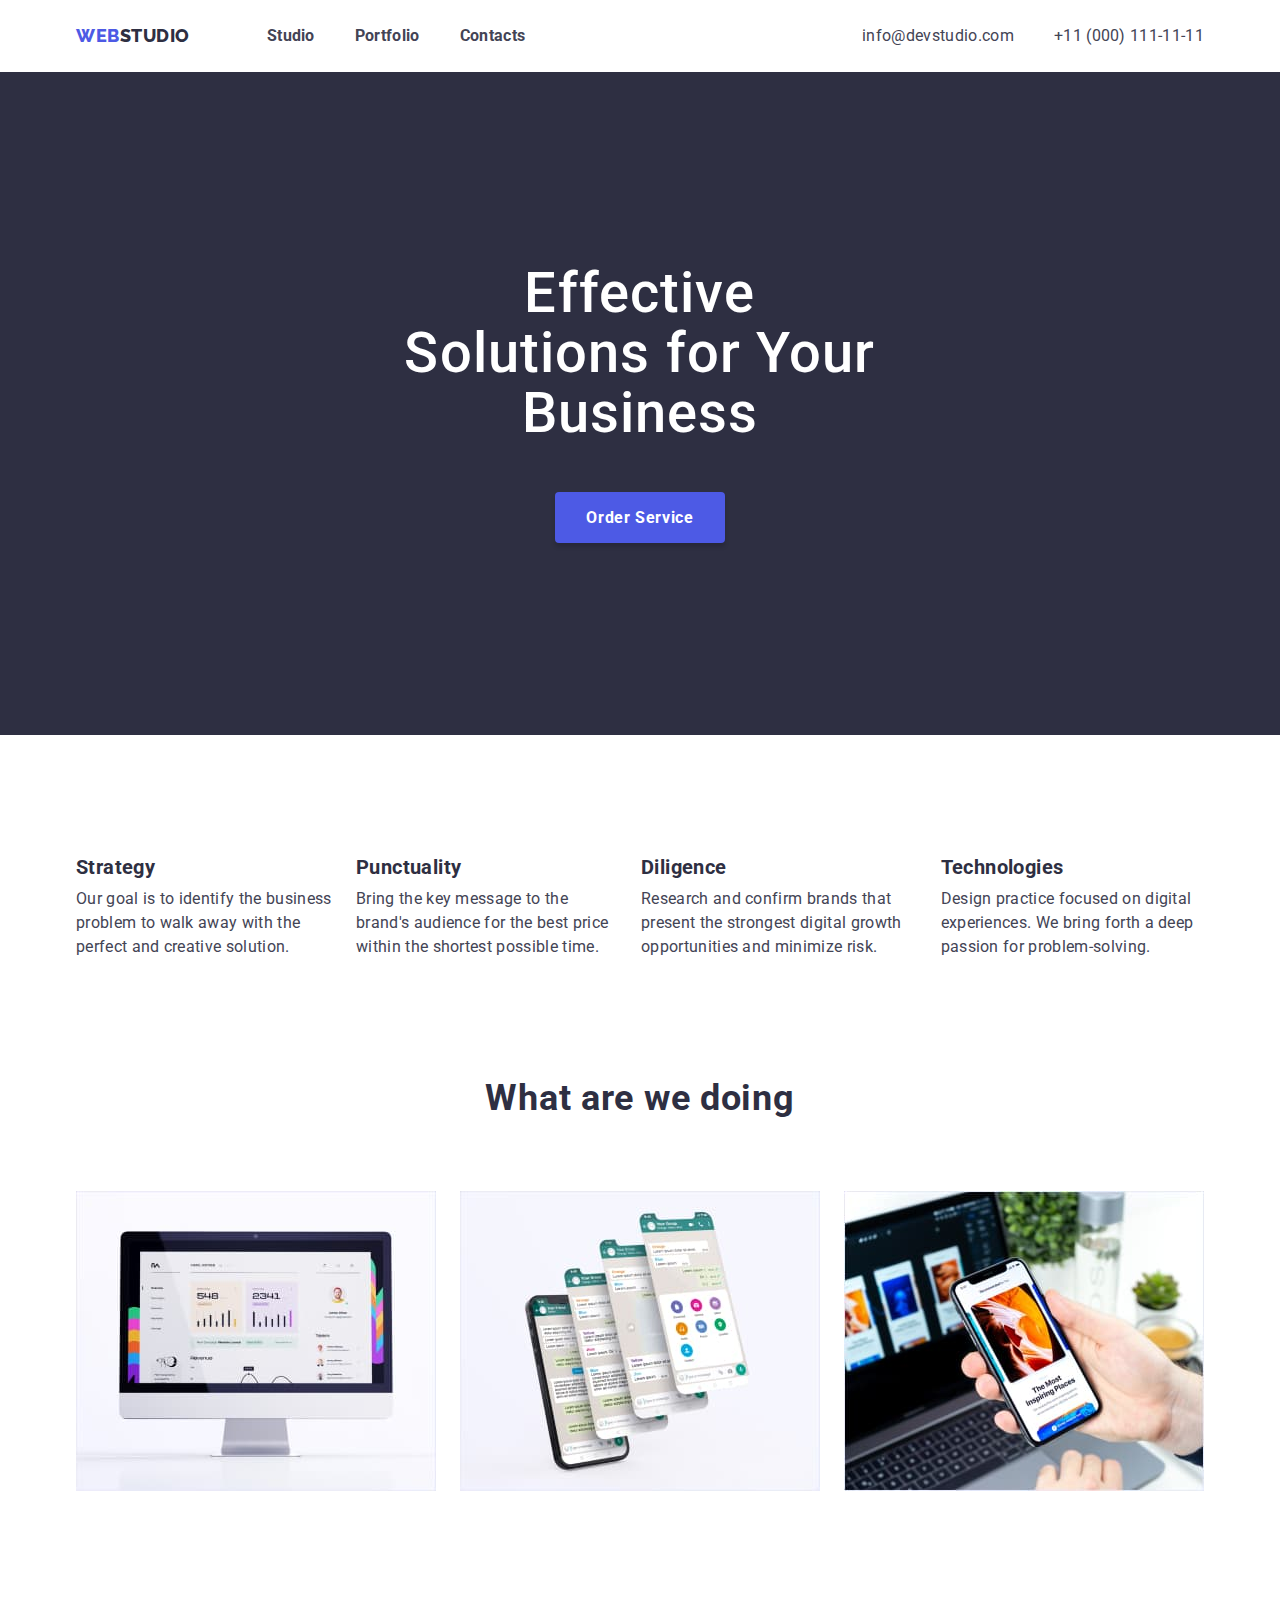
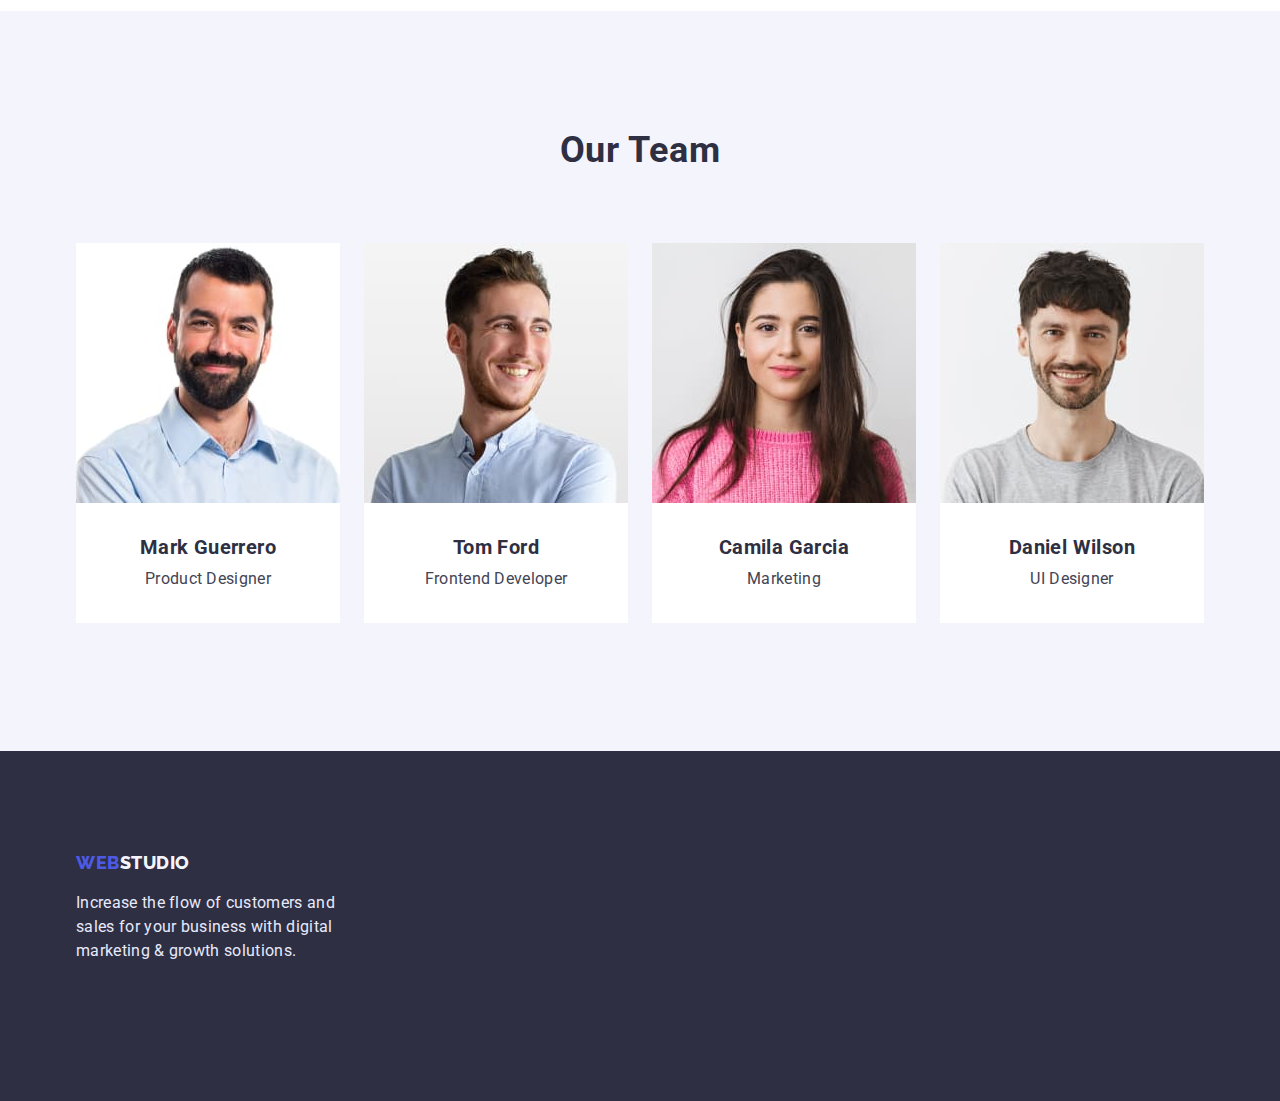
<file: index.html>
<!DOCTYPE html>
<html lang="en">
  <head>
    <meta charset="UTF-8" />
    <meta http-equiv="X-UA-Compatible" content="IE=edge" />
    <meta name="viewport" content="width=device-width, initial-scale=1.0" />
    <link rel="preconnect" href="https://fonts.googleapis.com" />
    <link rel="preconnect" href="https://fonts.gstatic.com" crossorigin />
    <link
      href="https://fonts.googleapis.com/css2?family=Raleway:wght@700;800&family=Roboto:wght@400;500;700;900&display=swap"
      rel="stylesheet"
    />
    <link
      rel="stylesheet"
      href="https://cdnjs.cloudflare.com/ajax/libs/modern-normalize/1.1.0/modern-normalize.min.css"
    />
    <link rel="stylesheet" href="./css/styles.css" />
    <title>WebStudio</title>
  </head>
  <body>
    <!--Шапка сайту-->
    <header class="page-header">
      <div class="container page-header-container">
        <nav class="page-nav">
          <a class="link logo logo-header" href="./index.html"
            >Web<span class="logo-dark">Studio</span></a
          >
          <ul class="menu list">
            <li class="menu-item">
              <a class="menu-link link" href="./index.html">Studio</a>
            </li>
            <li class="menu-item">
              <a class="menu-link link" href="./portfolio.html">Portfolio</a>
            </li>
            <li class="menu-item">
              <a class="menu-link link" href="">Contacts</a>
            </li>
          </ul>
        </nav>
        <div>
          <ul class="menu-contacts list">
            <li>
              <a class="contact-mail link" href="mailto:info@devstudio.com"
                >info@devstudio.com</a
              >
            </li>
            <li>
              <a class="contact-phone-number link" href="tel:+110001111111"
                >+11 (000) 111-11-11</a
              >
            </li>
          </ul>
        </div>
      </div>
    </header>
    <main>
      <div>
        <!--Hero-->
        <section class="hero">
          <div class="big-container">
            <h1 class="hero-title">Effective Solutions for Your Business</h1>
            <button class="modal-btn" type="button">Order Service</button>
          </div>
        </section>
        <!--Особливості студії-->
        <section class="studio-section-features">
          <div class="container">
            <h2 class="visually-hidden">Особливості студії</h2>
            <ul class="list studio-features">
              <li class="studio-features-item">
                <h3 class="section-subtitle">Strategy</h3>
                <p class="section-paragraph">
                  Our goal is to identify the business problem to walk away with
                  the perfect and creative solution.
                </p>
              </li>
              <li class="studio-features-item">
                <h3 class="section-subtitle">Punctuality</h3>
                <p class="section-paragraph">
                  Bring the key message to the brand's audience for the best
                  price within the shortest possible time.
                </p>
              </li>
              <li class="studio-features-item">
                <h3 class="section-subtitle">Diligence</h3>
                <p class="section-paragraph">
                  Research and confirm brands that present the strongest digital
                  growth opportunities and minimize risk.
                </p>
              </li>
              <li class="studio-features-item">
                <h3 class="section-subtitle">Technologies</h3>
                <p class="section-paragraph">
                  Design practice focused on digital experiences. We bring forth
                  a deep passion for problem-solving.
                </p>
              </li>
            </ul>
          </div>
        </section>
        <!--Чим ми займаємося-->
        <section class="doing-list-section">
          <div class="container">
            <h2 class="section-title">What are we doing</h2>
            <ul class="doing-list list">
              <li>
                <img
                  src="./images/computer.jpg"
                  alt="computer"
                  width="360"
                  height="300"
                />
              </li>
              <li>
                <img
                  src="./images/smartphone.jpg"
                  alt="smartphone"
                  width="360"
                  height="300"
                />
              </li>
              <li>
                <img
                  src="./images/notebook.jpg"
                  alt="notebook"
                  width="360"
                  height="300"
                />
              </li>
            </ul>
          </div>
        </section>
        <!--Наша команда-->
        <section class="team">
          <div class="container">
            <h2 class="section-title">Our Team</h2>
            <ul class="our-team-list list">
              <li class="team-item">
                <img
                  src="./images/mark.jpg"
                  alt="Mark Guerrero"
                  width="264"
                  height="260"
                />
                <div class="our-team-wrapper">
                  <h3 class="section-subtitle">Mark Guerrero</h3>
                  <p class="section-paragraph">Product Designer</p>
                </div>
              </li>
              <li class="team-item">
                <img
                  src="./images/tom.jpg"
                  alt="Tom Ford"
                  width="264"
                  height="260"
                />
                <div class="our-team-wrapper">
                  <h3 class="section-subtitle">Tom Ford</h3>
                  <p class="section-paragraph">Frontend Developer</p>
                </div>
              </li>
              <li class="team-item">
                <img
                  src="./images/camila.jpg"
                  alt="Camila Garcia"
                  width="264"
                  height="260"
                />
                <div class="our-team-wrapper">
                  <h3 class="section-subtitle">Camila Garcia</h3>
                  <p class="section-paragraph">Marketing</p>
                </div>
              </li>
              <li class="team-item">
                <img
                  src="./images/daniel.jpg"
                  alt="Daniel Wilson"
                  width="264"
                  height="260"
                />
                <div class="our-team-wrapper">
                  <h3 class="section-subtitle">Daniel Wilson</h3>
                  <p class="section-paragraph">UI Designer</p>
                </div>
              </li>
            </ul>
          </div>
        </section>
      </div>
    </main>
    <!--Підвал-->
    <footer class="footer-container">
            <div class="container">
          <a class="link logo" href="./index.html"
            >Web<span class="logo-light">Studio</span></a
          >
          <p class="footer-paragraph">
            Increase the flow of customers and sales for your business with
            digital marketing & growth solutions.
          </p>
        </div>
        </footer>
  </body>
</html>
</file>
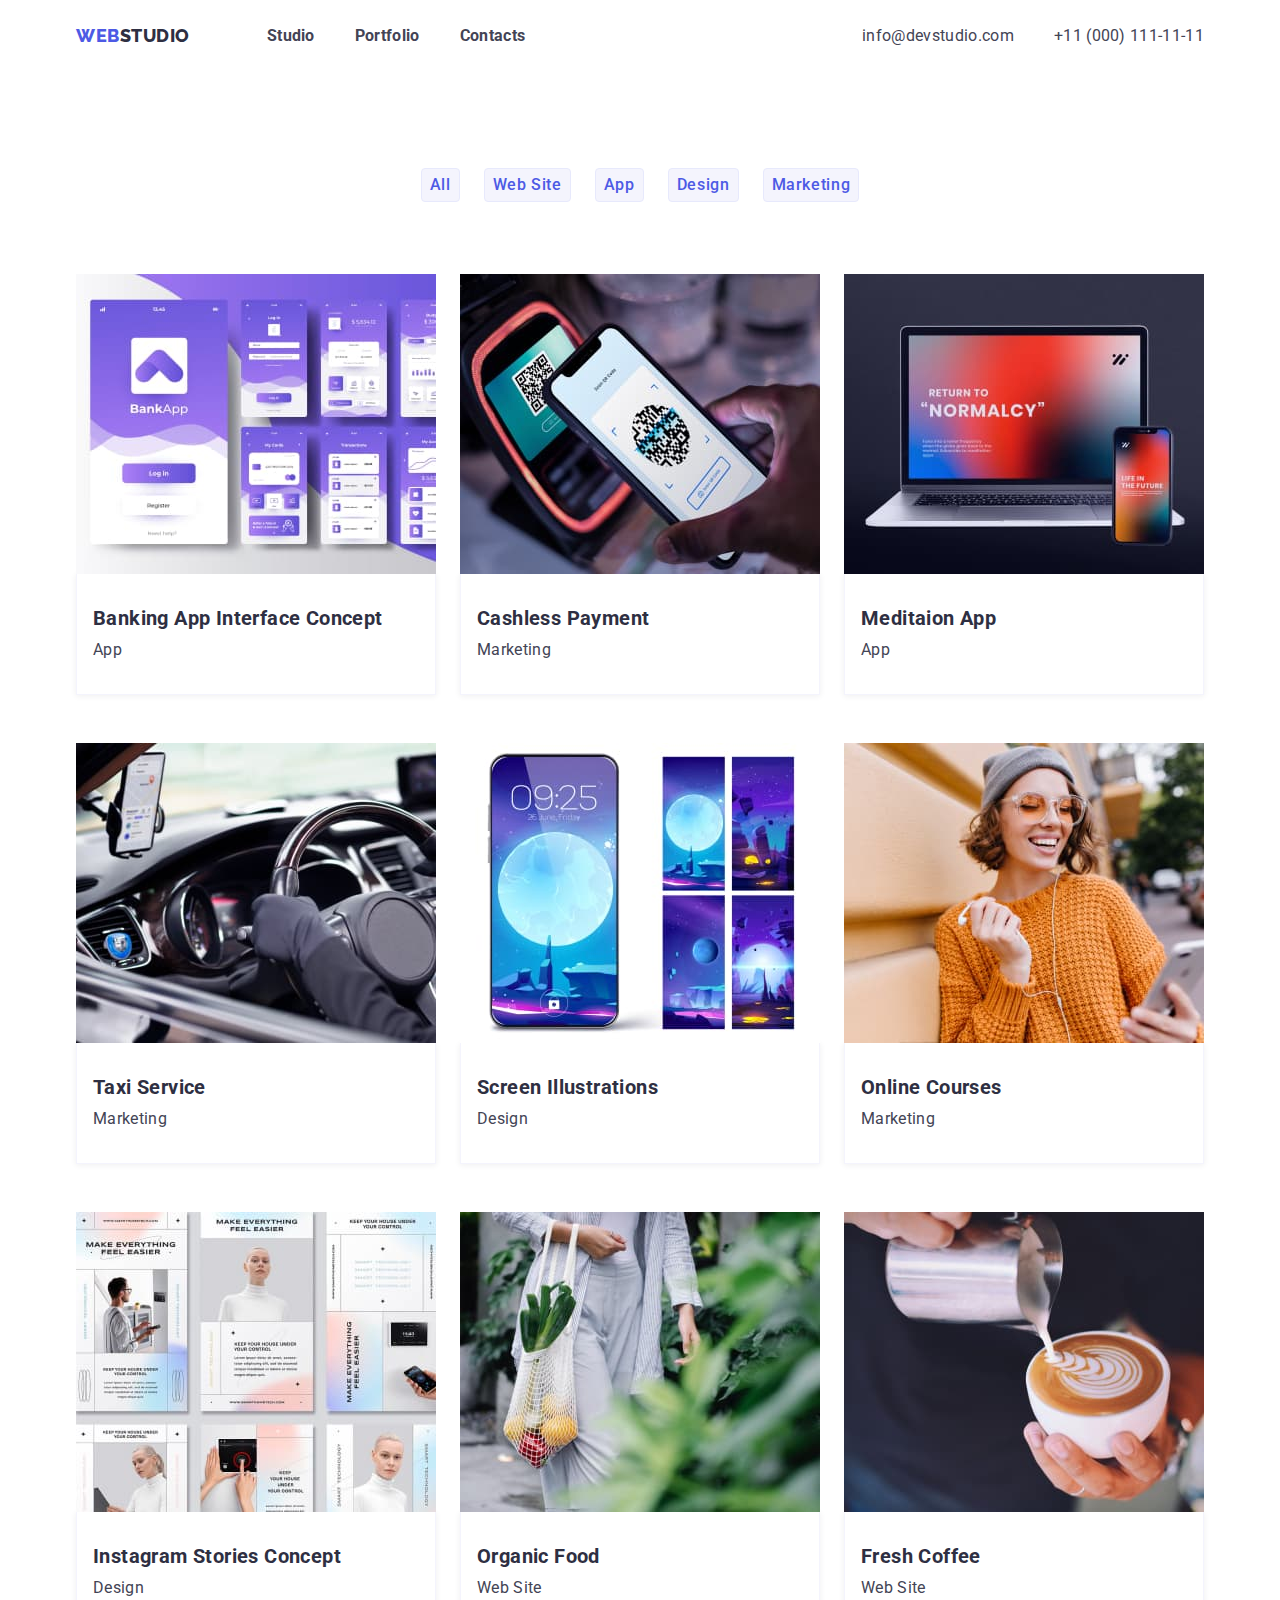
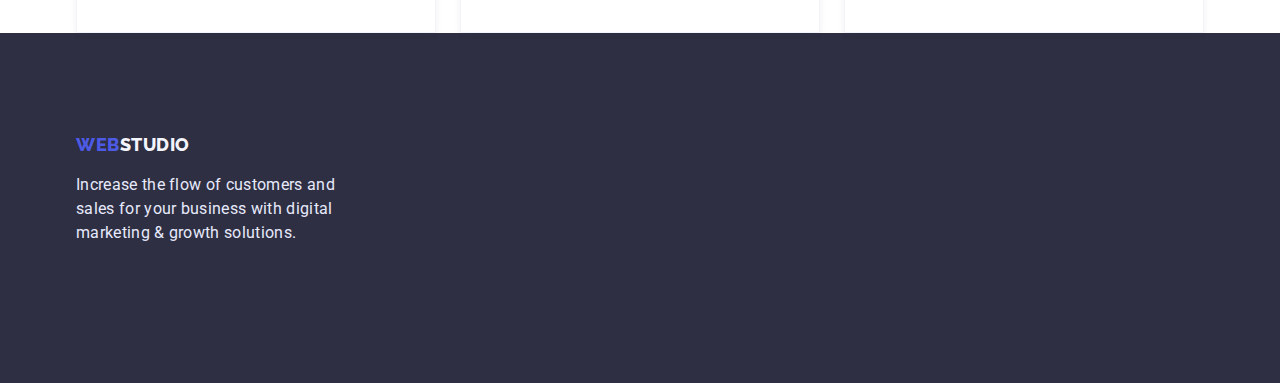
<file: portfolio.html>
<!DOCTYPE html>
<html lang="en">
  <head>
    <meta charset="UTF-8" />
    <meta http-equiv="X-UA-Compatible" content="IE=edge" />
    <meta name="viewport" content="width=device-width, initial-scale=1.0" />
    <link rel="preconnect" href="https://fonts.googleapis.com" />
    <link rel="preconnect" href="https://fonts.gstatic.com" crossorigin />
    <link
      href="https://fonts.googleapis.com/css2?family=Raleway:wght@700;800&family=Roboto:wght@400;500;700;900&display=swap"
      rel="stylesheet"
    />
    <link
      rel="stylesheet"
      href="https://cdnjs.cloudflare.com/ajax/libs/modern-normalize/1.1.0/modern-normalize.min.css"
    />
    <link rel="stylesheet" href="./css/styles.css" />
    <title>Portfolio</title>
  </head>
  <body>
    <!--Шапка сайту-->
    <header class="page-header">
      <div class="container page-header-container">
        <nav class="page-nav">
          <a class="link logo logo-header" href="./index.html"
            >Web<span class="logo-dark">Studio</span></a
          >
          <ul class="menu list">
            <li class="menu-item">
              <a class="menu-link link" href="./index.html">Studio</a>
            </li>
            <li class="menu-item">
              <a class="menu-link link" href="./portfolio.html">Portfolio</a>
            </li>
            <li class="menu-item">
              <a class="menu-link link" href="">Contacts</a>
            </li>
          </ul>
        </nav>
        <div>
          <ul class="menu-contacts list">
            <li>
              <a class="contact-mail link" href="mailto:info@devstudio.com"
                >info@devstudio.com</a
              >
            </li>
            <li>
              <a class="contact-phone-number link" href="tel:+110001111111"
                >+11 (000) 111-11-11</a
              >
            </li>
          </ul>
        </div>
      </div>
    </header>
    <main>
      <!--Наші роботи-->
      <section>
        <div class="container">
          <h1 class="visually-hidden">Portfolio</h1>
          <ul class="list portfolio-menu-list">
            <li class="portfolio-item">
              <button class="portfolio-btn" type="button">All</button>
            </li>
            <li class="portfolio-item">
              <button class="portfolio-btn" type="button">Web Site</button>
            </li>
            <li class="portfolio-item">
              <button class="portfolio-btn" type="button">App</button>
            </li>
            <li class="portfolio-item">
              <button class="portfolio-btn" type="button">Design</button>
            </li>
            <li>
              <button class="portfolio-btn" type="button">Marketing</button>
            </li>
          </ul>

          <ul class="list portfolio-container">
            <li>
              <a class="link card-color" href="App"
                ><img
                  src="./images/bankingapp.jpg"
                  alt="Bank application photo"
                  width="360"
                  height="300"
                />
                <div class="portfolio-card-wrapper">
                  <h2 class="section-subtitle">
                    Banking App Interface Concept
                  </h2>
                  <p class="section-paragraph">App</p>
                </div>
              </a>
            </li>
            <li>
              <a class="link card-color" href="Marketing"
                ><img
                  src="./images/cashlesspayment.jpg"
                  alt="Cashless Payment photo"
                  width="360"
                  height="300"
                />
                <div class="portfolio-card-wrapper">
                  <h2 class="section-subtitle">Cashless Payment</h2>
                  <p class="section-paragraph">Marketing</p>
                </div>
              </a>
            </li>
            <li>
              <a class="link card-color" href="App"
                ><img
                  src="./images/meditation.jpg"
                  alt="Meditaion App photo"
                  width="360"
                  height="300"
                />
                <div class="portfolio-card-wrapper">
                  <h2 class="section-subtitle">Meditaion App</h2>
                  <p class="section-paragraph">App</p>
                </div>
              </a>
            </li>
            <li>
              <a class="link card-color" href="Marketing"
                ><img
                  src="./images/taxi.jpg"
                  alt="Taxi goes on call"
                  width="360"
                  height="300"
                />
                <div class="portfolio-card-wrapper">
                  <h2 class="section-subtitle">Taxi Service</h2>
                  <p class="section-paragraph">Marketing</p>
                </div></a
              >
            </li>
            <li>
              <a class="link card-color" href="Design"
                ><img
                  src="./images/screen.jpg"
                  alt="Screen Illustrations photo"
                  width="360"
                  height="300"
                />
                <div class="portfolio-card-wrapper">
                  <h2 class="section-subtitle">Screen Illustrations</h2>
                  <p class="section-paragraph">Design</p>
                </div></a
              >
            </li>

            <li>
              <a class="link card-color" href="Marketing"
                ><img
                  src="./images/onlinecourses.jpg"
                  alt="Girl is lisening online course"
                  width="360"
                  height="300"
                />
                <div class="portfolio-card-wrapper">
                  <h2 class="section-subtitle">Online Courses</h2>
                  <p class="section-paragraph">Marketing</p>
                </div></a
              >
            </li>
            <li>
              <a class="link card-color" href="Design"
                ><img
                  src="./images/instanew.jpg"
                  alt="Instagram application photo"
                  width="360"
                  height="300"
                />
                <div class="portfolio-card-wrapper">
                  <h2 class="section-subtitle">Instagram Stories Concept</h2>
                  <p class="section-paragraph">Design</p>
                </div></a
              >
            </li>
            <li>
              <a class="link card-color" href="Web-Site"
                ><img
                  src="./images/organicfood.jpg"
                  alt="Organic Food photo"
                  width="360"
                  height="300"
                />
                <div class="portfolio-card-wrapper">
                  <h2 class="section-subtitle">Organic Food</h2>
                  <p class="section-paragraph">Web Site</p>
                </div></a
              >
            </li>
            <li>
              <a class="link card-color" href="Web-Site"
                ><img
                  src="./images/freshcoffee.jpg"
                  alt="Fresh Coffee photo"
                  width="360"
                  height="300"
                />
                <div class="portfolio-card-wrapper">
                  <h2 class="section-subtitle">Fresh Coffee</h2>
                  <p class="section-paragraph">Web Site</p>
                </div></a
              >
            </li>
          </ul>
        </div>
      </section>
    </main>
    <!--Підвал-->
    <footer class="footer-container">
            <div class="container">
          <a class="link logo" href="./index.html"
            >Web<span class="logo-light">Studio</span></a
          >
          <p class="footer-paragraph">
            Increase the flow of customers and sales for your business with
            digital marketing & growth solutions.
          </p>
        </div>
        </footer>
  </body>
</html>
</file>
<file: css/styles.css>
h1,
h2,
h3,
h4,
p {
    margin-top: 0;
    margin-bottom: 0;
}

h1 {
    margin: 0 auto;
}

ul {
    margin-top: 0;
    margin-bottom: 0;
    padding-left: 0;
}

img {
    display: block;
}

button {
    cursor: pointer;
}

:root {
    --color-primary-brand: #4D5AE5;
    --color-dark: #2E2F42;
    --color-success: #31D0AA;
    --color-text: #434455;
    --color-subtle-text: #8E8F99;
    --color-accent: #E7E9FC;
    --color-light: #F4F4FD;
    --color-white: #FFFFFF;
    --color-btn-bgrnd-active: #404BBF;
}

.list {
    list-style: none;
}

.link {
    text-decoration: none;
}

body {
font-family: 'Roboto', sans-serif;
color: var(--color-dark);
background-color: var(--color-white);
}

/* ============== Components ================= */
/*#region */
.portfolio-btn {
    font-family: 'Roboto', sans-serif;
    font-weight: 500;
    font-size: 16px;
    line-height: 1.5;
    letter-spacing: 0.04em;
    color: var(--color-primary-brand);
    background-color: var(--color-light);
    border-color: var(--color-accent);
    border: 1px solid var(--color-accent);
    border-radius: 4px;
    padding: 4px 8px;
    }

.portfolio-btn:hover,
.portfolio-btn:focus {
color: var(--color-white);
background-color: var(--color-primary-brand);
border-color: transparent;
border-radius: 4px;
}

.visually-hidden {
    position: absolute;
    white-space: nowrap;
    width: 1px;
    height: 1px;
    overflow: hidden;
    border: 0;
    padding: 0;
    clip: rect(0 0 0 0);
    clip-path: inset(50%);
    margin: -1px;
}

.section-title {
    font-weight: 700;
    font-size: 36px;
    line-height: 1.11;
    letter-spacing: 0.02em;
    margin-bottom: 72px;
    text-align: center;
}

.section-subtitle {
    font-weight: 700;
    font-size: 20px;
    line-height: 1.2;
    letter-spacing: 0.02em;
}

.section-paragraph {
    font-weight: 400;
    font-size: 16px;
    line-height: 1.5;
    letter-spacing: 0.02em;
    color: var(--color-text);
    margin-top: 8px;
}

.card-color {
    color: var(--color-dark);
}

.container {
    width: 1158px;
    margin-left: auto;
    margin-right: auto;
    padding-left: 15px;
    padding-right: 15px;
}



/* ============== /Components ================= */
/*#endregion*/

/* ================== Header ================== */
/*#region */

.page-header {
    padding-top: 24px;
    padding-bottom: 24px;
}

.page-nav {
    display: flex;
    align-items: center;
}

.page-header-container {
    display: flex;
    align-items: center;
    justify-content: space-between;
}

.menu {
    display: flex;
    align-items: center;
}

.menu-contacts {
    display: flex;
    align-items: center;
    margin-left: auto;
}

.menu-item:not(:last-child) {
    margin-right: 40px;
}

.logo {
    font-family: 'Raleway', sans-serif;
    font-weight: 800;
    font-size: 18px;
    line-height: 1.33;
    letter-spacing: 0.03em ;
    text-transform: uppercase;
    color: var(--color-primary-brand); 
}

.logo-header {
margin-right: 77px;
}

.logo-dark {
    color: var(--color-dark);
}

.logo-light {
    color: var(--color-light);
}

.menu-link {
    font-weight: 700;
    font-size: 16px;
    line-height: 1.5;
    letter-spacing: 0.02em;
    color: var(--color-text);
}

.menu-link:hover,
.menu-link:focus,
.contact-mail:hover,
.contact-mail:focus,
.contact-phone-number:hover,
.contact-phone-number:focus,
.menu-link:active,
.contact-mail:active,
.contact-phone-number:active {
    color: var(--color-primary-brand);
}

.contact-mail {
margin-right: 40px;
}
/* 
.contact-phone-number {
    margin-left: auto;
} */

.contact-mail,
.contact-phone-number {
    font-weight: 400;
    font-size: 16px;
    line-height: 1.5;
    letter-spacing: 0.02em;
    color: var(--color-text);
}
/* ================== /Header ================== */
/*#endregion*/

/* ==============< !--Hero-->================= */
/*#region */

.hero {
    text-align: center;
    padding-top: 192px;
    padding-bottom: 192px;
    background-color: var(--color-dark);
}

.big-container {
    margin-left: auto;
    margin-right: auto;
    }

.hero-title {
    font-weight: 500;
    font-size: 56px;
    line-height: 1.07;
    letter-spacing: 0.02em;
    text-align: center;
    color: var(--color-white);
    width: 492px;
    }

.modal-btn {
    font-family: 'Roboto', sans-serif;
    font-weight: 700;
    font-size: 16px;
    line-height: 1.19;
    letter-spacing: 0.04em;
    align-items: center;
    color: var(--color-white);
    background-color: var(--color-primary-brand);
    box-shadow: 0px 4px 4px rgba(0, 0, 0, 0.15);
    border-radius: 4px;
    border: 0px;
    margin-top: 48px;
    width: 170px;
    height: 51px;
  }
    
.modal-btn:active {
    background-color: var(--color-btn-bgrnd-active);
    
    }
/* ==============< /!--Hero-->================= */
/*#endregion*/

/* ==================  Особливості студії  ================== */

.studio-section-features {
    padding-top: 120px;
    padding-bottom: 120px;
}
.studio-features {
    display: flex;
    justify-content: space-between;
}



.studio-features-item {
    flex-basis: calc((100%-72px)/4);
 
}

.studio-features-item:not(:last-child) {
    margin-right: 24px;
}
/* ==================  /Особливості студії  ================== */

/* ==================  What are we doing ================== */
.doing-list {
    display: flex;
    justify-content: space-between;
}

.doing-list-section {
padding-bottom: 120px;
}
/* =================  /What are we doing ================== */

/* ==================  Our Team ================== */
.team {
    background-color: var(--color-light);
    padding-top: 120px;
    padding-bottom: 120px;
    }

.our-team-list {
    display: flex;
    justify-content: space-between;
    flex-wrap: wrap;
    gap: 24px;
    }
.our-team-wrapper {
    padding: 32px 16px;
    text-align: center;
}
.team-item {
    background-color: var(--color-white);
    margin-bottom: 8px;
      
}

/* =================  / Our Team ================== */

/* ==================  Portfolio ================== */
.portfolio-menu-list {
    display: flex;
    align-items: center;
    justify-content: center;
    padding-top: 96px;
}

.portfolio-item:not(:last-child) {
    padding-right: 24px;
}

.portfolio-container {
display: flex;
flex-wrap: wrap;
row-gap: 48px;
column-gap: 24px;
margin-top: 72px;
}

.portfolio-card-wrapper {
padding-top: 32px;
padding-bottom: 32px;
padding-left: 16px;
padding-right: 16px;
border: 0.5px solid var(--color-light);
border-top: 0px;
box-shadow: 0px 1px 6px rgba(46, 47, 66, 0.08);
}
/* ==================  /Portfolio ================== */

/* ==================  Footer ================== */
.footer-paragraph {
    font-size: 16px;
    line-height: 1.5;
    letter-spacing: 0.02em;
    color: var(--color-accent);
    width: 264px;
    height: 110px;
    margin-top: 16px;
}

.footer-container {
    background-color: var(--color-dark);
    padding-top: 100px;
    padding-bottom: 100px;
}
/* ================== /Footer ================== */
</file>
